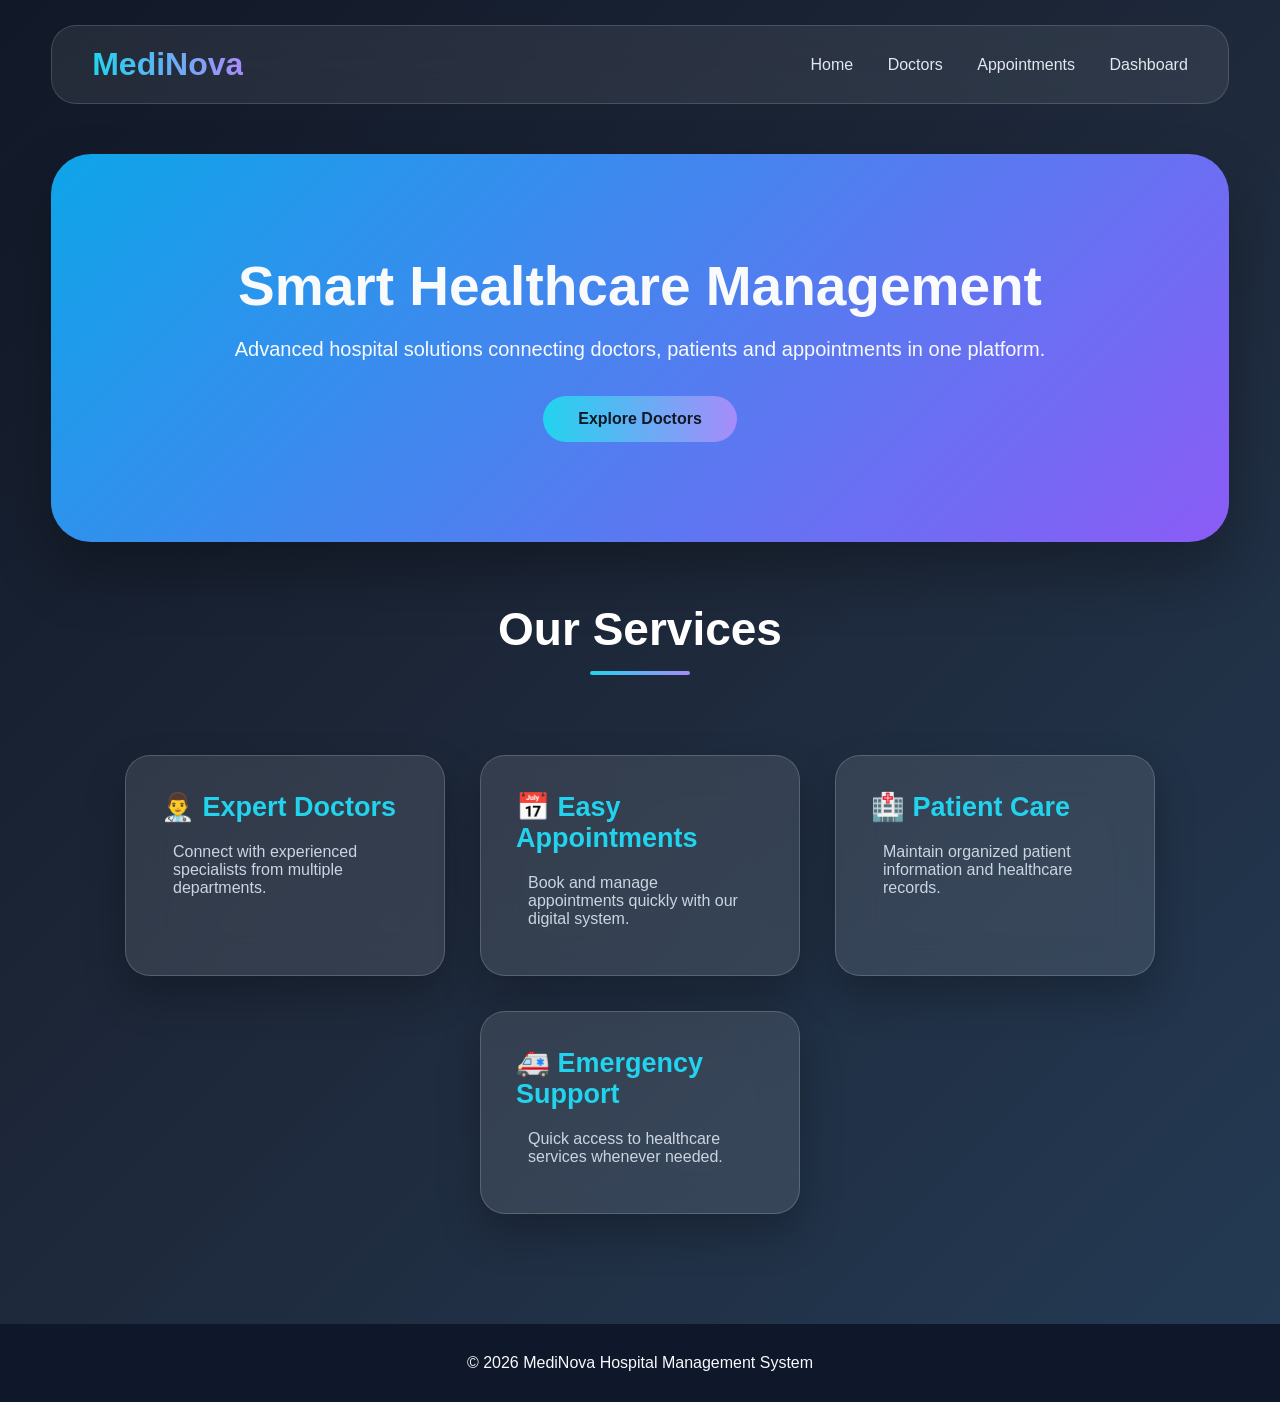
<file: index.html>
<!DOCTYPE html>
<html>

<head>

<title>MediNova - Hospital Management</title>

<link rel="stylesheet" href="style.css">

</head>


<body>


<nav>

<h2>MediNova</h2>

<div>

<a href="index.html">Home</a>

<a href="doctors.html">Doctors</a>

<a href="bookAppointment.html">Appointments</a>

<a href="dashboard.html">Dashboard</a>

</div>

</nav>




<section class="hero">


<h1>
Smart Healthcare Management
</h1>


<p>
Advanced hospital solutions connecting doctors,
patients and appointments in one platform.
</p>


<a href="doctors.html" class="btn">
    Explore Doctors
</a>


</section>





<h1 class="title">
Our Services
</h1>




<div class="cards">


<div class="card">

<h3>
👨‍⚕️ Expert Doctors
</h3>

<p>
Connect with experienced specialists from multiple departments.
</p>

</div>




<div class="card">

<h3>
📅 Easy Appointments
</h3>

<p>
Book and manage appointments quickly with our digital system.
</p>

</div>





<div class="card">

<h3>
🏥 Patient Care
</h3>

<p>
Maintain organized patient information and healthcare records.
</p>

</div>





<div class="card">

<h3>
🚑 Emergency Support
</h3>

<p>
Quick access to healthcare services whenever needed.
</p>

</div>


</div>




<footer>

<p>
© 2026 MediNova Hospital Management System
</p>

</footer>



</body>

</html>
</file>
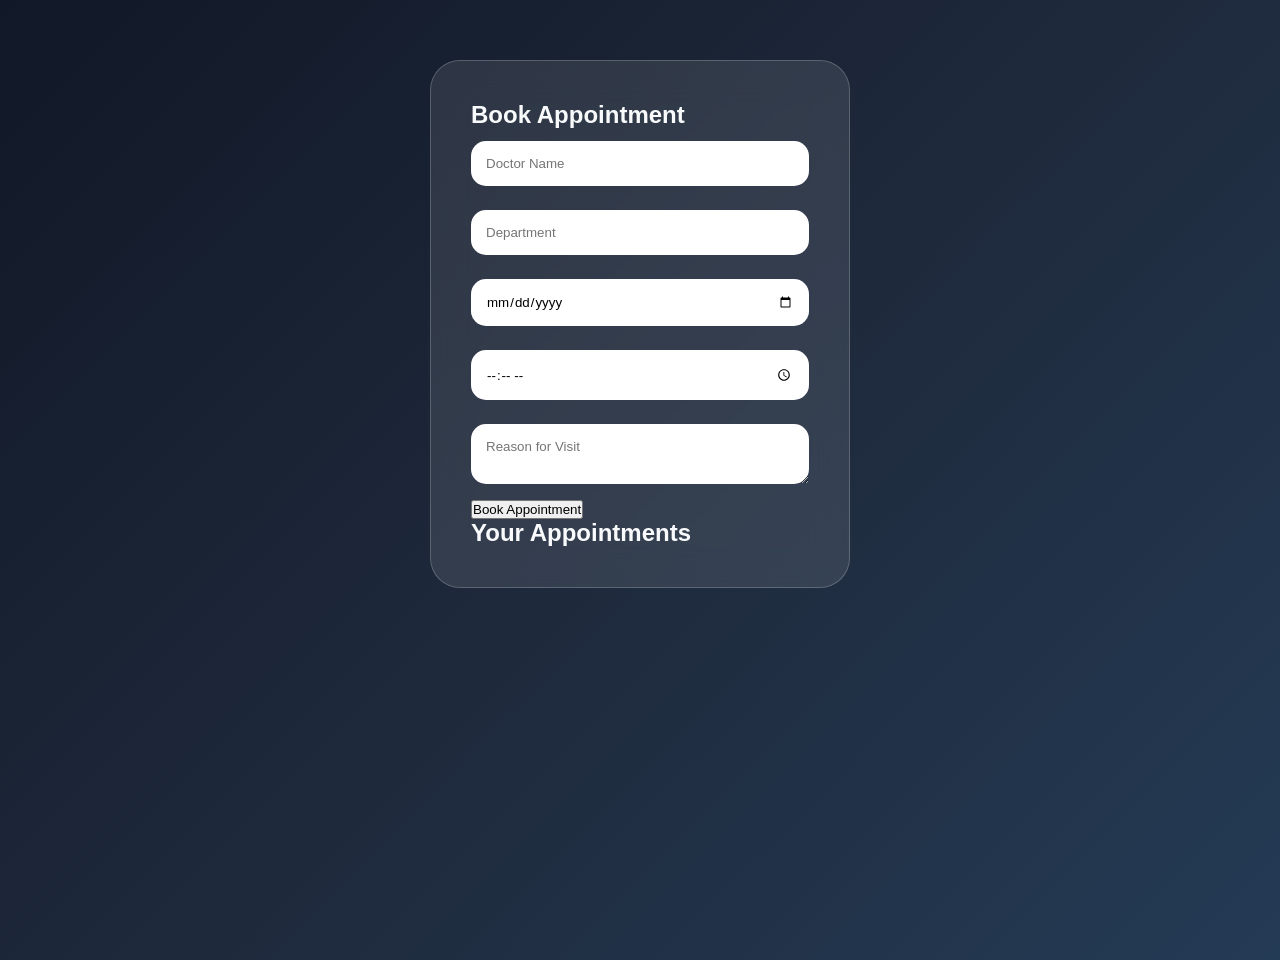
<file: appointment.html>
<!DOCTYPE html>
<html>

<head>

<title>MediNova Appointment</title>

<link rel="stylesheet" href="style.css">

</head>


<body>


<div class="form-box">


<h2>Book Appointment</h2>


<input id="doctor" placeholder="Doctor Name">


<input id="department" placeholder="Department">


<input id="date" type="date">


<input id="time" type="time">


<textarea id="reason" placeholder="Reason for Visit"></textarea>


<button onclick="bookAppointment()">
Book Appointment
</button>


<h2>Your Appointments</h2>


<div id="appointmentList"></div>


</div>



<script src="script.js"></script>


</body>

</html>
</file>
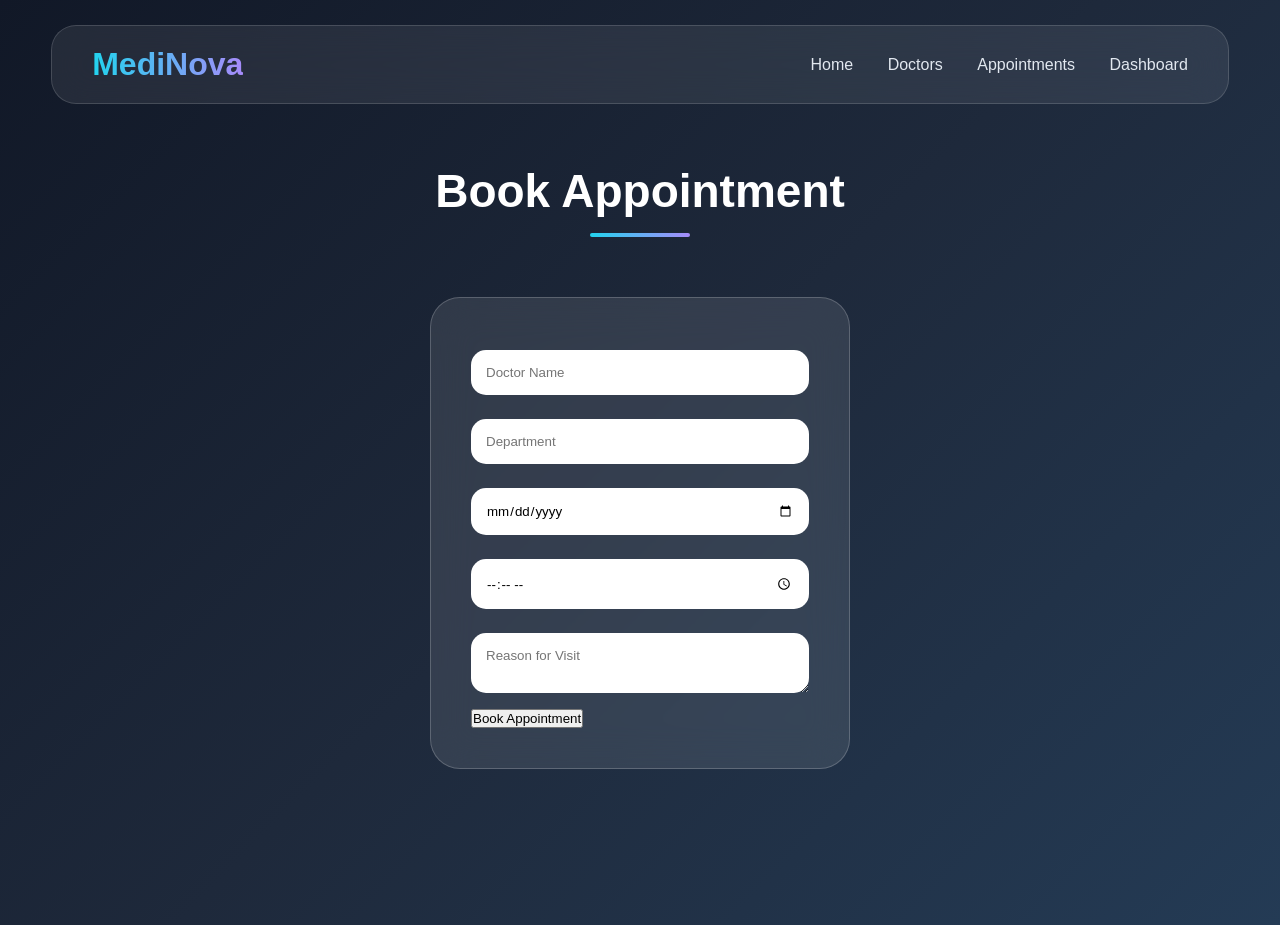
<file: bookAppointment.html>
<!DOCTYPE html>
<html>

<head>

<title>MediNova - Book Appointment</title>

<link rel="stylesheet" href="style.css">

</head>


<body>


<nav>

<h2>MediNova</h2>

<div>

<a href="index.html">Home</a>

<a href="doctors.html">Doctors</a>

<a href="bookAppointment.html">Appointments</a>

<a href="dashboard.html">Dashboard</a>

</div>

</nav>



<h1 class="title">
Book Appointment
</h1>



<div class="form-box">


<form id="appointmentForm">


<input 
type="text"
id="doctor"
placeholder="Doctor Name"
required>



<input
type="text"
id="department"
placeholder="Department"
required>



<input
type="date"
id="date"
required>



<input
type="time"
id="time"
required>



<textarea
id="reason"
placeholder="Reason for Visit">
</textarea>



<button type="submit">
Book Appointment
</button>


</form>


</div>



<script src="appointment.js"></script>


</body>

</html>
</file>
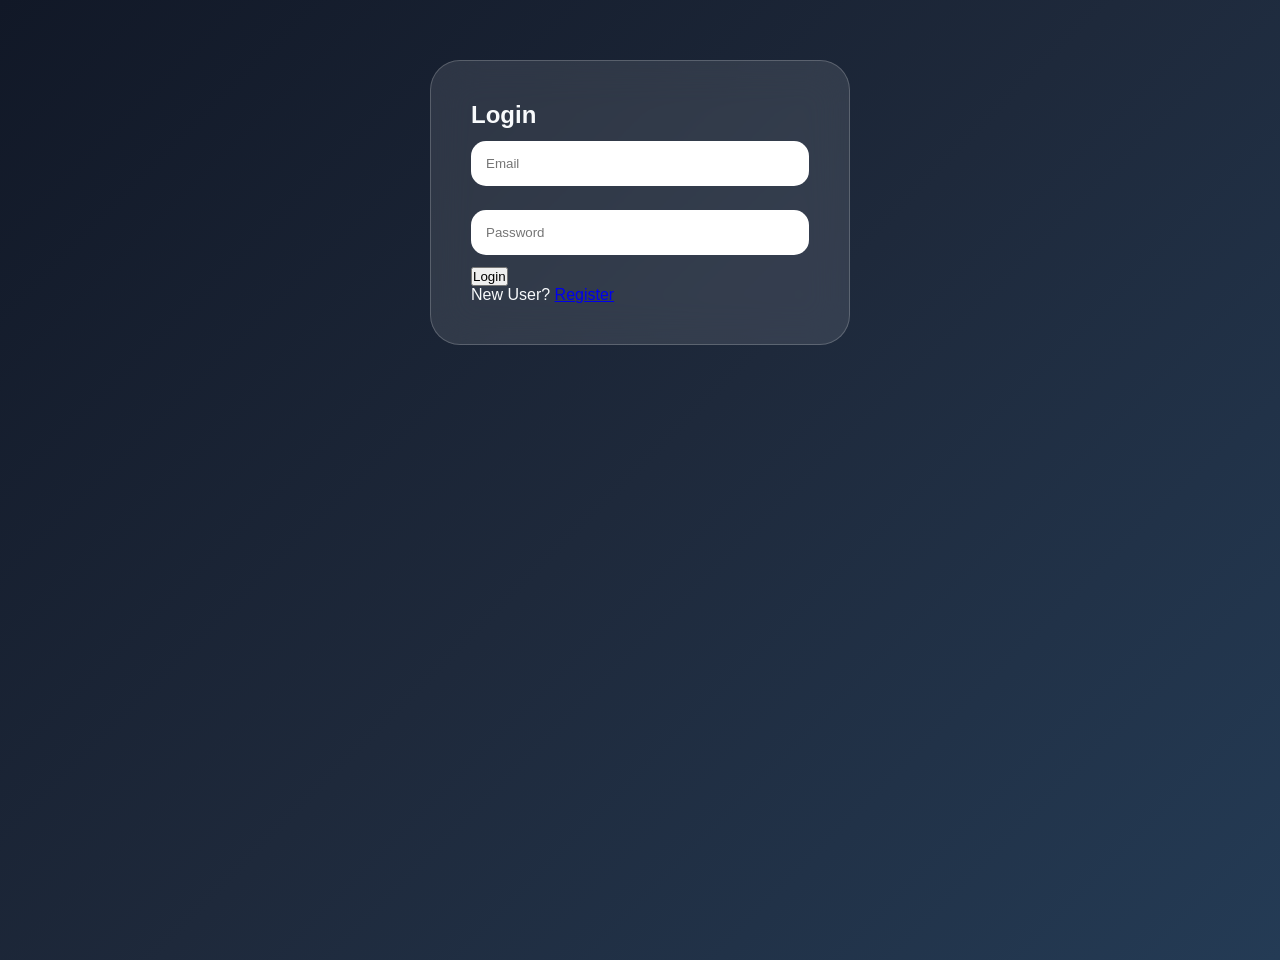
<file: login.html>
<!DOCTYPE html>
<html>

<head>
<title>MediNova Login</title>
<link rel="stylesheet" href="style.css">
</head>


<body>


<div class="form-box">

<h2>Login</h2>


<input id="loginEmail" placeholder="Email">


<input id="loginPassword" 
type="password" 
placeholder="Password">


<button onclick="login()">
Login
</button>


<p>
New User?
<a href="register.html">Register</a>
</p>


</div>


<script src="script.js"></script>

</body>
</html>
</file>
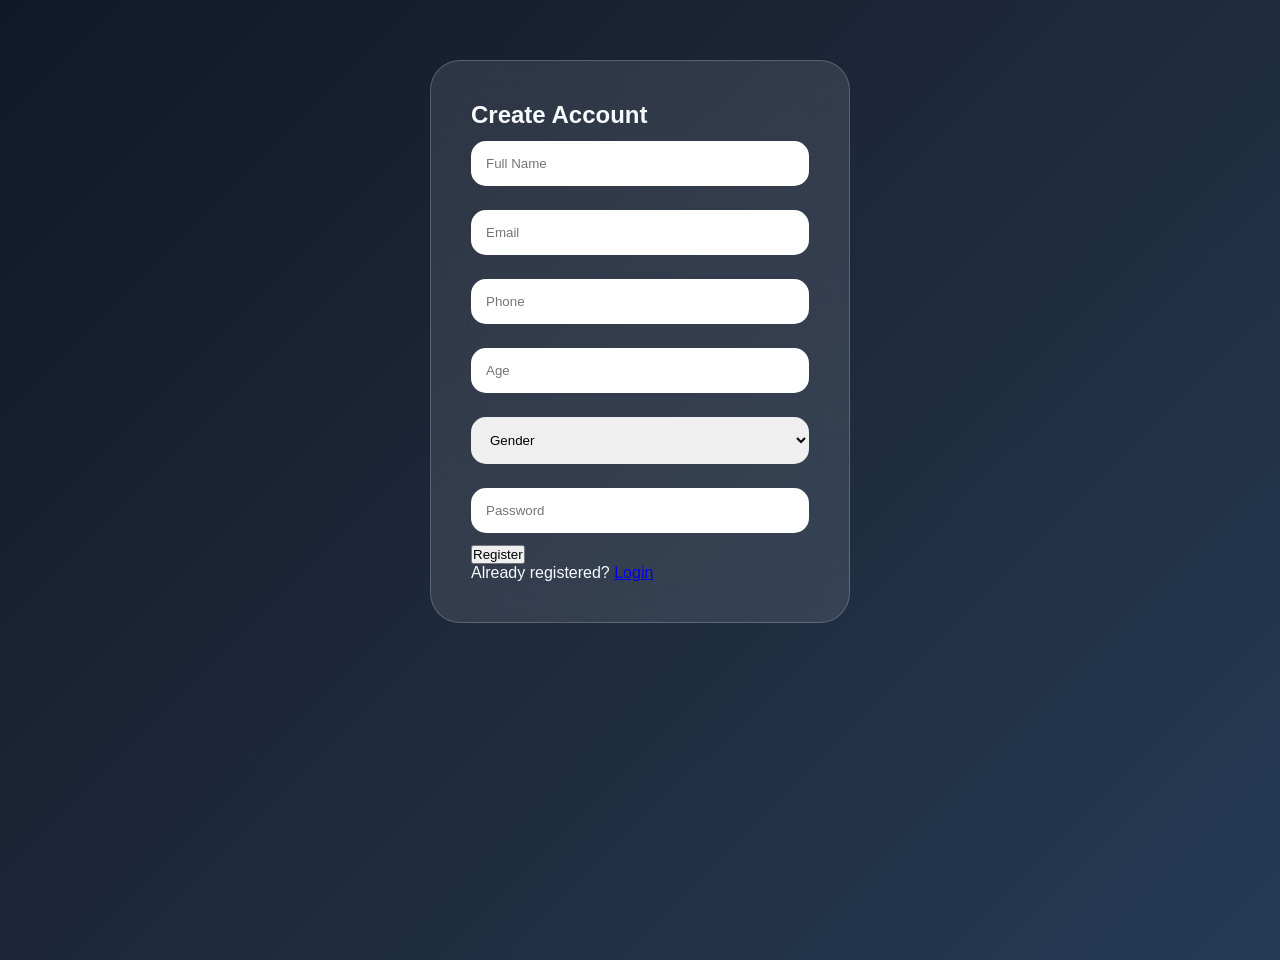
<file: register.html>
<!DOCTYPE html>
<html>

<head>
<title>MediNova Register</title>
<link rel="stylesheet" href="style.css">
</head>


<body>


<div class="form-box">

<h2>Create Account</h2>


<input id="name" placeholder="Full Name">

<input id="email" placeholder="Email">

<input id="phone" placeholder="Phone">

<input id="age" placeholder="Age">


<select id="gender">
<option>Gender</option>
<option>Male</option>
<option>Female</option>
</select>


<input id="password" type="password" placeholder="Password">


<button onclick="register()">
Register
</button>


<p>
Already registered?
<a href="login.html">Login</a>
</p>


</div>


<script src="script.js"></script>

</body>
</html>
</file>
<file: style.css>
*{
    margin:0;
    padding:0;
    box-sizing:border-box;
    font-family:"Poppins","Segoe UI",sans-serif;
}


body{

    background:
    linear-gradient(135deg,#111827,#1e293b,#243b55);

    color:#f8fafc;

    min-height:100vh;

}


/* NAVBAR */

nav{

    width:92%;
    margin:25px auto;

    padding:20px 40px;

    display:flex;

    justify-content:space-between;

    align-items:center;


    background:rgba(255,255,255,0.08);

    backdrop-filter:blur(18px);

    border-radius:25px;


    border:1px solid rgba(255,255,255,0.15);

}


nav h2{

    font-size:32px;

    background:
    linear-gradient(90deg,#22d3ee,#a78bfa);

    -webkit-background-clip:text;

    color:transparent;

}



nav a{

    color:#e2e8f0;

    text-decoration:none;

    margin-left:30px;

    font-weight:500;

    transition:.3s;

}


nav a:hover{

    color:#22d3ee;

}



/* TITLE */

.title{

    text-align:center;

    margin:60px 0 40px;

    font-size:46px;

    color:white;

}


.title::after{

    content:"";

    display:block;

    width:100px;

    height:4px;

    margin:15px auto;


    background:
    linear-gradient(90deg,#22d3ee,#a78bfa);

    border-radius:20px;

}



/* DOCTOR CARDS */

.cards{

    display:flex;

    justify-content:center;

    flex-wrap:wrap;

    gap:35px;

    padding:40px;

}



.card{


    width:320px;

    padding:35px;


    background:

    rgba(255,255,255,0.10);


    backdrop-filter:blur(20px);


    border-radius:25px;


    border:1px solid rgba(255,255,255,0.18);


    box-shadow:

    0 20px 40px rgba(0,0,0,0.25);


    transition:.35s;


}



.card:hover{


    transform:translateY(-12px);


    border-color:#22d3ee;


    box-shadow:

    0 25px 50px rgba(34,211,238,.25);

}



.card h3{


    font-size:27px;

    color:#22d3ee;

    margin-bottom:20px;

}



.card p{

    color:#cbd5e1;

    margin:12px;

    font-size:16px;

}



/* BUTTON */


.card button{


    margin-top:20px;


    padding:13px 30px;


    border:none;


    border-radius:30px;


    background:

    linear-gradient(
    90deg,#22d3ee,#a78bfa
    );


    color:#111827;


    font-weight:700;


    cursor:pointer;


}



/* HERO */

.hero{

    width:92%;

    margin:50px auto;

    padding:100px 40px;


    border-radius:40px;


    background:

    linear-gradient(
    135deg,
    #0ea5e9,
    #8b5cf6
    );


    text-align:center;


    box-shadow:

    0 30px 60px rgba(0,0,0,.3);

}


.hero h1{

    font-size:55px;

}


.hero p{

    font-size:20px;

    margin-top:20px;

}



/* FORM */


.form-box{

    width:420px;

    margin:60px auto;


    background:

    rgba(255,255,255,0.10);


    backdrop-filter:blur(20px);


    padding:40px;


    border-radius:30px;


    border:1px solid rgba(255,255,255,.2);

}



.form-box input,
.form-box select,
.form-box textarea{


    width:100%;

    padding:15px;

    margin:12px 0;


    border-radius:15px;


    border:none;


}



/* FOOTER */

footer{

    margin-top:70px;

    padding:30px;

    text-align:center;


    background:#0f172a;

}
.btn{

    display:inline-block;

    margin-top:35px;

    padding:14px 35px;

    border-radius:30px;

    text-decoration:none;

    background:
    linear-gradient(90deg,#22d3ee,#a78bfa);

    color:#111827;

    font-weight:700;

    transition:.3s;

}


.btn:hover{

    transform:translateY(-5px);

    box-shadow:
    0 10px 25px rgba(34,211,238,0.35);

}
</file>
